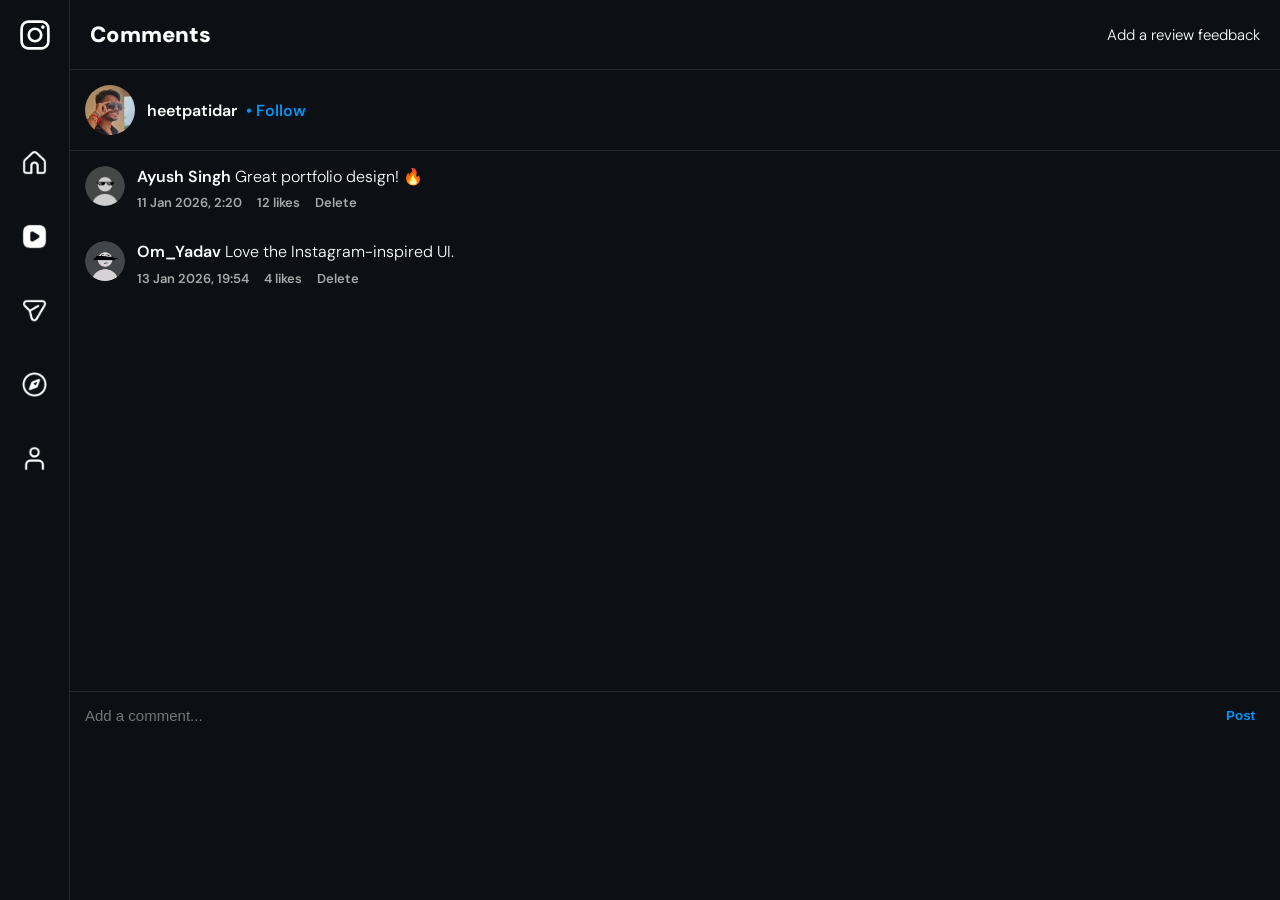
<file: addnew/index.html>
<!DOCTYPE html>
<html lang="en">

<head>
  <meta charset="UTF-8">
  <title>Instagram Profile Clone</title>
  <meta name="viewport" content="width=device-width, initial-scale=1.0">
  <link rel="stylesheet" href="style.css">
  <link
    href="https://fonts.googleapis.com/css2?family=DM+Sans:ital,opsz,wght@0,9..40,100..1000;1,9..40,100..1000&family=Parkinsans:wght@300..800&display=swap"
    rel="stylesheet">
    <link rel="icon" href="../icons8-instagram-100.png" type="image/png">
</head>

<body>


  <div class="hamburger" id="hamburger">
    <img src="../static/Instagram_simple_icon.svg" alt="">
  </div>


  <div class="layout">

    <!-- SIDEBAR -->
    <aside class="icon-bar" id="sidebar">
      <div class="icon"><a href="/"><img src="../static/svgviewer-png-output (1).png" alt="404" srcset=""></a></div>
      <div class="icon"><a href="/projects/"><img src="../static/svgviewer-png-output (14).png" alt="404" srcset=""></a></div>
      <div class="icon"><a href="/skills/"><img src="../static/svgviewer-png-output (6).png" alt="" srcset=""></a></div>
      <div class="icon"><a href="/explore/"><img src="../static/svgviewer-png-output (3).png" alt="" srcset=""></a></div>
      <div class="icon hidethis"><a href="/addnew/"><img src="../static/svgviewer-png-output (4).png" alt=""></a></div>
      <div class="icon"><a href="/profile/"><img src="../static/svgviewer-png-output (5).png" alt=""></a></div>
    </aside>

    <!-- MAIN CONTENT -->
    <main class="profile-container">

      <div class="header">
        <h2>Comments</h2>
        <span> Add a review feedback</span>
      </div>
      <div class="comments-page">

        <!-- Header -->
        <div class="post-header">
          <img src="../static/VID_20250830_120910_627_exported_2000.jpg" alt="">
          <div class="user-info">
            <span class="username">heetpatidar</span>
            <span class="follow">• Follow</span>
          </div>

          <i class="fa-solid fa-ellipsis"></i>
        </div>

        <!-- Comments -->
        <div class="comments-container">

          <div class="comment">
            <img src="../static/pfps/873698396436075757.jpeg" alt="">

            <div class="comment-body">
              <p>
                <span class="username">Ayush Singh</span>
                <span class="review">Great portfolio design! 🔥</span>
              </p>

              <div class="comment-meta">
                <span>11 Jan 2026, 2:20</span>
                <span>12 likes</span>
                <span class="delete">Delete</span>
              </div>
            </div>

            <i class="fa-regular fa-heart"></i>
          </div>


          <div class="comment">
            <img src="../static/pfps/1055531231391791336.jpeg" alt="">

            <div class="comment-body">
              <p>
                <span class="username">Om_Yadav</span>
                <span class="review">Love the Instagram-inspired UI.</span>
              </p>

              <div class="comment-meta">
                <span>13 Jan 2026, 19:54</span>
                <span>4 likes</span>
                <span class="delete">Delete</span>
              </div>
            </div>

            <i class="fa-regular fa-heart"></i>
          </div>

        </div>

        <!-- Input -->
        <div class="comment-input">
          <input type="text" id="comment-text" placeholder="Add a comment..." />
          <button id="post-comment">Post</button>
        </div>

      </div>







    </main>
  </div>

  <script src="script.js"></script>
</body>

</html>
</file>
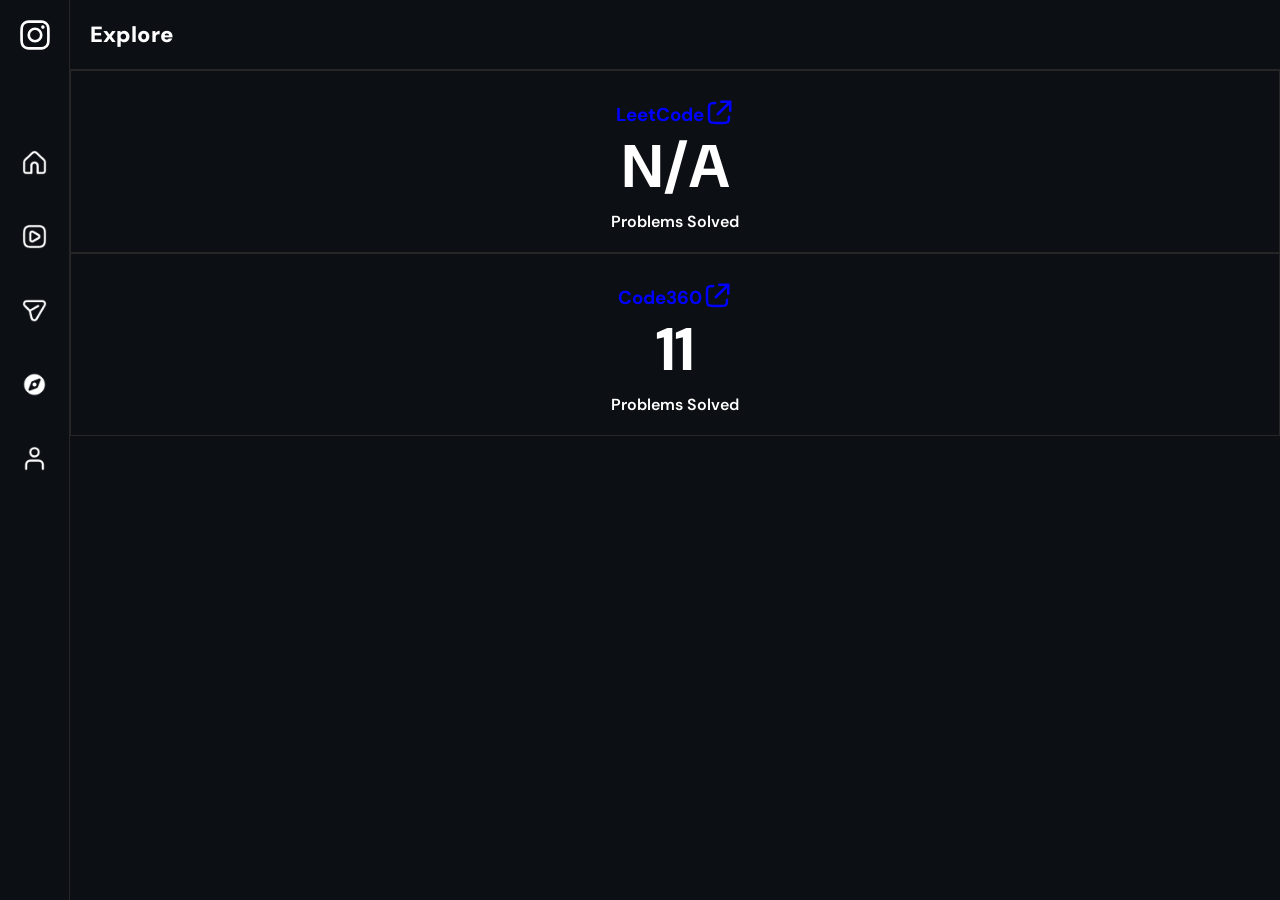
<file: explore/index.html>
<!DOCTYPE html>
<html lang="en">

<head>
    <meta charset="UTF-8">
    <title>Instagram Profile Clone</title>
    <meta name="viewport" content="width=device-width, initial-scale=1.0">
    <link rel="stylesheet" href="style.css">
    <link
        href="https://fonts.googleapis.com/css2?family=DM+Sans:ital,opsz,wght@0,9..40,100..1000;1,9..40,100..1000&family=Parkinsans:wght@300..800&display=swap"
        rel="stylesheet">
    <link rel="icon" href="../icons8-instagram-100.png" type="image/png">
</head>

<body>


    <div class="hamburger" id="hamburger">
        <img src="../static/Instagram_simple_icon.svg" alt="">
    </div>


    <div class="layout">

        <!-- SIDEBAR -->
        <aside class="icon-bar" id="sidebar">
            <div class="icon"><a href="/"><img src="../static/svgviewer-png-output (1).png" alt="404" srcset=""></a>
            </div>
            <div class="icon"><a href="/projects/"><img src="../static/svgviewer-png-output.png" alt="404"
                        srcset=""></a></div>
            <div class="icon"><a href="/skills/"><img src="../static/svgviewer-png-output (6).png" alt="" srcset=""></a>
            </div>
            <div class="icon"><a href="/explore/"><img src="../static/svgviewer-png-output (18).png" alt=""
                        srcset=""></a></div>
            <div class="icon hidethis"><a href="/addnew/"><img src="../static/svgviewer-png-output (4).png" alt=""></a>
            </div>
            <div class="icon"><a href="/profile/"><img src="../static/svgviewer-png-output (5).png" alt=""></a></div>
        </aside>

        <!-- MAIN CONTENT -->
        <main class="profile-container">

            <div class="header">
                <h2>Explore</h2>
                <!-- <span class="edit icon"><img src="../static/svgviewer-png-output (11).png" alt=""></span> -->
            </div>

            <div class="leetcode-card">
                <a href="https://leetcode.com/u/heetpat_69/"><h3>LeetCode<img src="../static/svgviewer-output (18).svg" alt=""></h3></a>

                <div class="leetcode-count" id="leetcode-solved">
                    Loading...
                </div>

                <p>Problems Solved</p>
            </div>

            <div class="leetcode-card">
                <a href="https://www.naukri.com/code360/profile/9cd71e17-a205-48a5-9cab-31b1de00b067"><h3>Code360<img src="../static/svgviewer-output (18).svg" alt=""></h3></a>

                <div class="leetcode-count" id="leetcode-solved">
                    11
                </div>

                <p>Problems Solved</p>
            </div>



        </main>
    </div>

    <script src="script.js"></script>
</body>

</html>
</file>
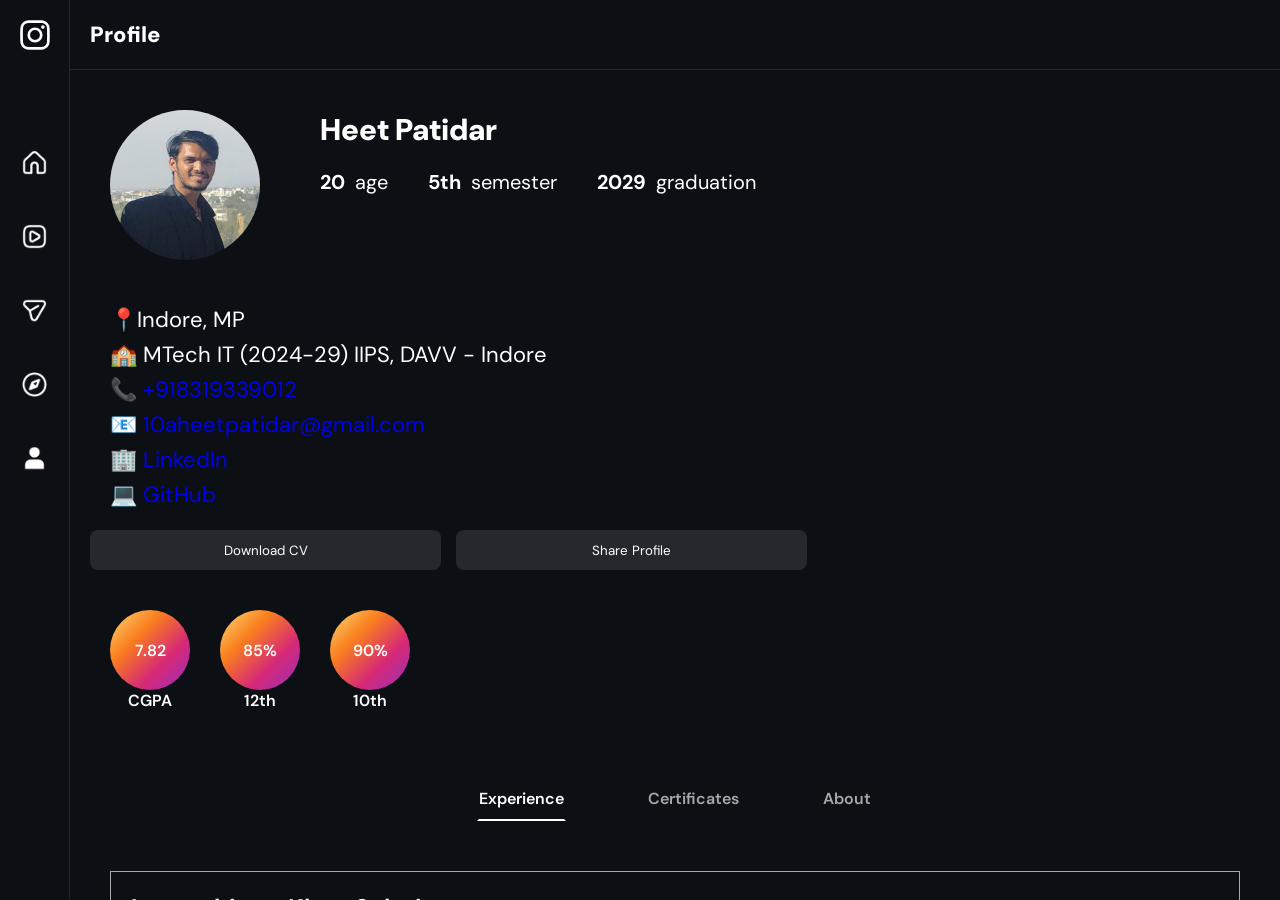
<file: profile/index.html>
<!DOCTYPE html>
<html lang="en">

<head>
  <meta charset="UTF-8">
  <title>Instagram Profile Clone</title>
  <meta name="viewport" content="width=device-width, initial-scale=1.0">
  <link rel="stylesheet" href="style.css">
  <link
    href="https://fonts.googleapis.com/css2?family=DM+Sans:ital,opsz,wght@0,9..40,100..1000;1,9..40,100..1000&family=Parkinsans:wght@300..800&display=swap"
    rel="stylesheet">
  <link rel="icon" href="../icons8-instagram-100.png" type="image/png">
</head>

<body>


  <div class="hamburger" id="hamburger">
    <img src="../static/Instagram_simple_icon.svg" alt="">
  </div>


  <div class="layout">

    <!-- SIDEBAR -->
    <aside class="icon-bar" id="sidebar">
      <div class="icon"><a href="/"><img src="../static/svgviewer-png-output (1).png" alt="404" srcset=""></a></div>
      <div class="icon"><a href="/projects/"><img src="../static/svgviewer-png-output.png" alt="404" srcset=""></a>
      </div>
      <div class="icon"><a href="/skills/"><img src="../static/svgviewer-png-output (6).png" alt="" srcset=""></a></div>
      <div class="icon"><a href="/explore/"><img src="../static/svgviewer-png-output (3).png" alt="" srcset=""></a>
      </div>
      <div class="icon hidethis"><a href="/addnew/"><img src="../static/svgviewer-png-output (4).png" alt=""></a></div>
      <div class="icon"><a href="/profile/"><img src="../static/svgviewer-png-output (9).png" alt=""></a></div>
    </aside>

    <!-- MAIN CONTENT -->
    <main class="profile-container">

      <div class="header">
        <h2>Profile</h2>
        <!-- <span class="edit icon"><img src="../static/svgviewer-png-output (11).png" alt=""></span> -->
      </div>

      <!-- PROFILE HEADER -->
      <section class="profile-header">
        <div class="profile_main">
          <div class="profile-pic">
            <img src="../static/Screenshot_20251101_102429_Photos~2.jpg">
          </div>

          <div class="profile-info">
            <div class="top-row">
              <h2>Heet Patidar</h2>
              <!-- <span class="verified">✔</span> -->
            </div>

            <div class="stats">
              <span><strong>20</strong> age</span>
              <span><strong>5th</strong> semester</span>
              <span><strong>2029</strong> graduation</span>
            </div>


          </div>
        </div>
        <div class="profile_sub">
          <div class="gapped_bio">
          </div>
          <div class="bio">
            <ul>
              <p>📍Indore, MP </p>
              <p>🏫 MTech IT (2024-29) IIPS, DAVV - Indore</p>
              <p>📞 <a href="#" id="phone"> +918319339012</a></p>
              <!-- <li> -->
              <p>📧 <a href="#" targat="_blank" id="email">10aheetpatidar@gmail.com</a></p>
              <!-- </li> -->
              <!-- <li> -->
              <p>🏢 <a href="https://www.linkedin.com/in/heet-patidar-775a22266/" target="_blank">LinkedIn</a></p>
              <!-- </li> -->
              <!-- <li> -->
              <p>💻 <a href="https://github.com/heetpats220" target="_blank">GitHub</a></p>
              <!-- </li> -->


            </ul>
          </div>
        </div>
        <div class="profile-buttons">
          <button id="cv_btn">Download CV</button>
          <button id="share_pro">Share Profile</button>
        </div>

      </section>

      <!-- HIGHLIGHTS -->
      <section class="highlights">

        <div class="highlight">
          <div class="circle">7.82</div>
          
          <p>CGPA</p>
        </div>
        <div class="highlight">
          <div class="circle">85%</div>
          
          <p>12th</p>
        </div>
        <div class="highlight">
          
           <div class="circle">90%</div>
          <p>10th</p>
        </div>

      </section>

      <!-- TABS -->
      <section class="tabs">
        <div class="tab active" data-tab="experience">Experience</div>
        <div class="tab" data-tab="certificate">Certificates</div>
        <div class="tab" data-tab="about">About</div>
      </section>

      <!-- POSTS GRID -->
      <section class="posts">
        <div id="experience" class="tab-content active">
          <div class="exp">
            <h2>Internship at Klynt Solutions</h2>
            <p>Nov 2025 - Dec 2025</p>
            <p>I got to learn about web development tools and best practices as well the importance of writing a
              scalable code </p>
          </div>
        </div>
        <div id="certificate" class="tab-content">
          <div class="certi">
            <div class="certificate">
              <div class="c">
                <a href="../static/Klynt-Solutions-Internship-Certificate (1).pdf"><img src="../static/Screenshot (128).png" alt=""></a>
                <p>Internship at Klynt Solutions</p>
              </div>
              <div class="c">
                <a href="../static/0bb9ea2e-42fd-45aa-95e2-6d32de473687.pdf"><img src="../static/0bb9ea2e-42fd-45aa-95e2-6d32de473687.png" alt=""></a>
                <p>Technical event at IIT Indore</p>
              </div>
            </div>
            <div class="certificate">
              <div class="c">
                <a href="../static/Heet_Patidar_5679392.pdf"><img src="../static/Heet_Patidar_5679392_page-0001.jpg" alt="404"></a>
                <p>TCS ION Career Edge - Young Professional</p>
              </div>
              <div class="c">
                <a href="../static/ibm chatbot.pdf"><img src="../static/ibm chatbot_page-0001.jpg" alt=""></a>
                <p>IBM SkillsBuild Chatbot</p>
              </div>
            </div>
            
          </div>
        </div>
        <div id="about" class="tab-content">
          <div class="abt">
            <h2><em>Hello World,</em></h2>
            <p>I am Heet Patidar, a second-year student at IIPS DAVV, Indore, currently pursuing a 5-year integrated
              M.Tech in Information Technology (2024-2029 batch)</p>

            <p>I am passionate about technology and continuously working to grow as a software engineer. My core
              interests lie in web development, Python programming, and SQL databases, where I enjoy building solutions
              and improving my technical skills.</p>

            <p>I consider myself a growth-oriented and responsible individual, always striving to learn, adapt, and
              deliver high-quality results. I value teamwork and collaboration, and I am committed to contributing
              effectively in any environment I work in.</p>

            <p>I am driven by curiosity and a strong desire to improve every day, both technically and professionally.
            </p>

          </div>
        </div>

      </section>

      <!-- profile_main and profile_sub me problem he, dono ko display:none krne se body aur html full cover kar lenge -->




    </main>
  </div>

  <script src="script.js"></script>
</body>

</html>
</file>
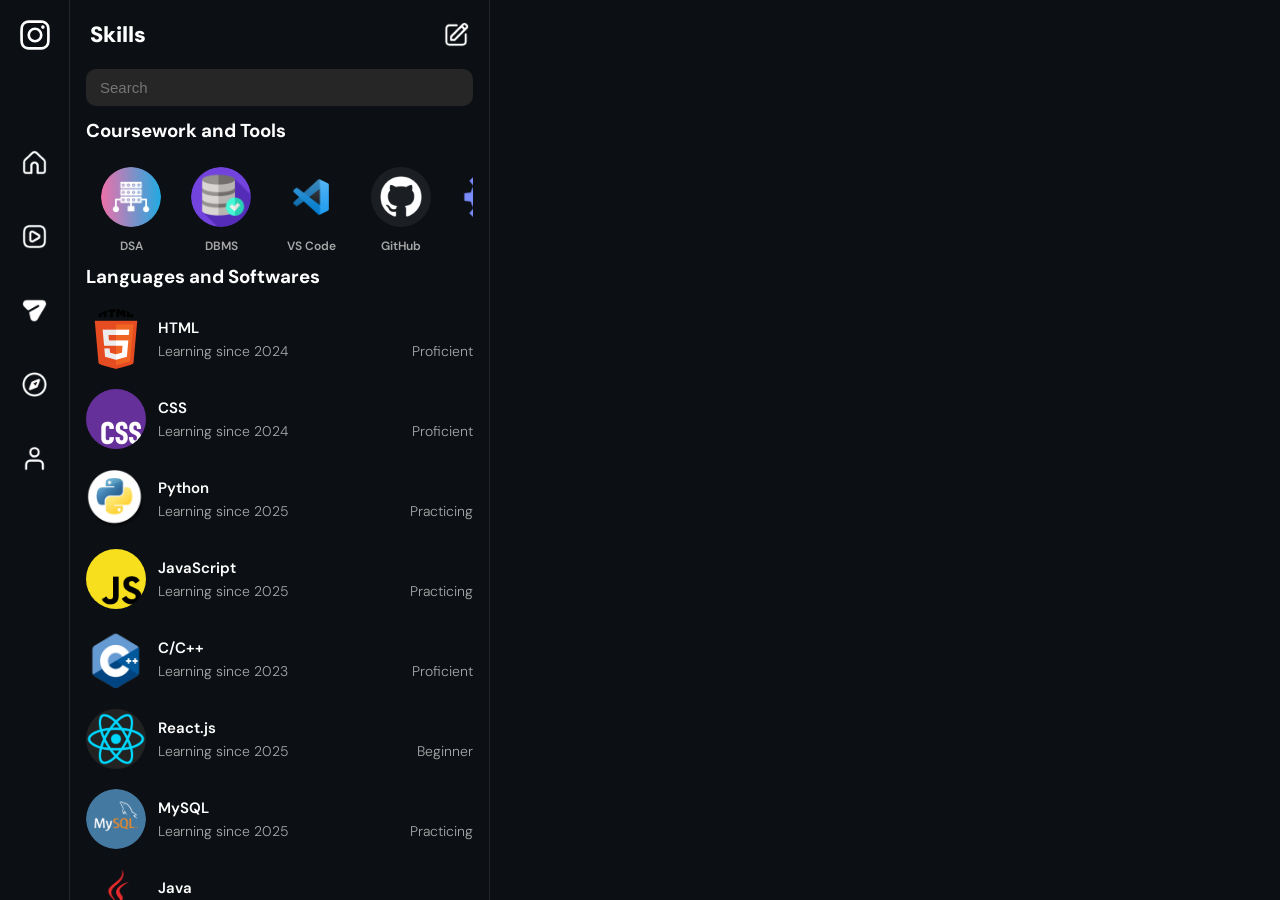
<file: skills/index.html>
<!DOCTYPE html>
<html lang="en">

<head>
    <meta charset="UTF-8">
    <meta name="viewport" content="width=device-width, initial-scale=1.0">
    <title>Instagram Messages Layout</title>
    <link rel="stylesheet" href="style.css">
    <link
        href="https://fonts.googleapis.com/css2?family=DM+Sans:ital,opsz,wght@0,9..40,100..1000;1,9..40,100..1000&family=Parkinsans:wght@300..800&display=swap"
        rel="stylesheet">
        <link rel="icon" href="../icons8-instagram-100.png" type="image/png">
</head>

<body>

    <!-- Hamburger (mobile) -->
    <div class="hamburger" id="hamburger">
        <img src="../static/Instagram_simple_icon.svg" alt="">
    </div>

    <div class="dm-layout">

        <!-- LEFT SIDEBAR -->
        <aside class="icon-bar" id="sidebar">
            <div class="icon"><a href="/"><img src="../static/svgviewer-png-output (1).png" alt="404" srcset=""></a></div>
      <div class="icon"><a href="/projects/"><img src="../static/svgviewer-png-output.png" alt="404" srcset=""></a></div>
      <div class="icon"><a href="/skills/"><img src="../static/svgviewer-png-output (2).png" alt="" srcset=""></a></div>
      <div class="icon"><a href="/explore/"><img src="../static/svgviewer-png-output (3).png" alt="" srcset=""></a></div>
      <div class="icon hidethis"><a href="/addnew/"><img src="../static/svgviewer-png-output (4).png" alt=""></a></div>
      <div class="icon"><a href="/profile/"><img src="../static/svgviewer-png-output (5).png" alt=""></a></div>
        </aside>

        <!-- MESSAGES PANEL -->
        <main class="messages-panel">

            <!-- HEADER -->
            <div class="header">
                <h2>Skills</h2>
                <span class="edit icon"><img src="../static/svgviewer-png-output (8).png" alt=""></span>
            </div>

            <!-- SEARCH -->
            <div class="search-box">
                <input type="text" placeholder="Search">
            </div>

            <!-- NOTES -->
            <div class="notes-row" id="notesRow">
                <h3>Coursework and Tools</h3>
                <div class="notes">
                    <div class="note"><img src="../static/data-structure.png">
                        <p>DSA</p>
                    </div>
                    <div class="note"><img src="../static/database.png">
                        <p>DBMS</p>
                    </div>
                    <div class="note"><img src="../static/62a7906ce42d729d928b1757.png">
                        <p>VS Code</p>
                    </div>
                    <div class="note"><img src="../static/sllmnhx-github-6980894_1280.png">
                        <p>GitHub</p>
                    </div>
                    <div class="note"><img src="../static/operating-system.png">
                        <p>OS</p>
                    </div>

                    <div class="note"><img src="../static/Microsoft_Office_Excel_(2019–2025).svg">
                        <p>Excel</p>
                    </div>
                    <div class="note"><img src="../static/icons8-ai-stars-100.png">
                        <p>AI Tools</p>
                    </div>
                    <!-- <div class="note"><img src="https://via.placeholder.com/60">
                        <p>Tool</p>
                    </div>
                    <div class="note"><img src="https://via.placeholder.com/60">
                        <p>Tool</p>
                    </div> -->
                </div>
            </div>

            <!-- TITLE -->
            <div class="msg-title">
                <h3>Languages and Softwares</h3>
                <!-- <span>Requests</span> -->
            </div>

            <!-- CHAT LIST -->
            <div class="chat-list" id="chatList">

                <div class="chat">
                    <img src="../static/HTML5_logo_and_wordmark.svg.png">
                    <div class="info">
                        <h4>HTML</h4>
                        <div class="sub-info">
                            <p>Learning since 2024</p>
                            <p>Proficient</p>

                        </div>
                    </div>
                </div>

                <div class="chat">
                    <img src="../static/Official_CSS_Logo.svg.png">
                    <div class="info">
                        <h4>CSS</h4>
                        <div class="sub-info">
                            <p>Learning since 2024</p>
                            <p>Proficient</p>
                        </div>
                    </div>
                </div>

                <div class="chat">
                    <img src="../static/3c8f701e0f33d9c51bdfcb8a7c98c8ac.png">
                    <div class="info">
                        <h4>Python</h4>
                        <div class="sub-info">
                            <p>Learning since 2025</p>
                            <p>Practicing</p>
                        </div>
                    </div>
                </div>

                <div class="chat">
                    <img src="../static/copyrightfreepictures-javascript-736400_1280.png">
                    <div class="info">
                        <h4>JavaScript</h4>
                        <div class="sub-info">
                            <p>Learning since 2025</p>
                            <p>Practicing</p>

                        </div>
                    </div>
                </div>
                <div class="chat">
                    <img src="../static/c-logo-icon-28389.png">
                    <div class="info">
                        <h4>C/C++</h4>
                        <div class="sub-info">
                            <p>Learning since 2023</p>
                            <p>Proficient</p>

                        </div>
                    </div>
                </div>

                
                <div class="chat">
                    <img src="../static/react-1-logo-png-transparent.png">
                    <div class="info">
                        <h4>React.js</h4>
                        <div class="sub-info">
                            <p>Learning since 2025</p>
                            <p>Beginner</p>

                        </div>
                    </div>
                </div>
                <div class="chat">
                    <img src="../static/pngimg.com - mysql_PNG9.png">
                    <div class="info">
                        <h4>MySQL</h4>
                        <div class="sub-info">
                            <p>Learning since 2025</p>
                            <p>Practicing</p>
                            
                        </div>
                    </div>
                </div>
                <div class="chat">
                    <img src="../static/Java.png">
                    <div class="info">
                        <h4>Java</h4>
                        <div class="sub-info">
                            <p>Learning since 2026</p>
                            <p>Beginner</p>
                            
                        </div>
                    </div>
                </div>
               
                
            </div>
            <!-- <div class="chat">
                <img src="static/ISO_C++_Logo.svg.png">
                <div class="info">
                    <h4>C/C++</h4>
                    <div class="sub-info">
                        <p>Started 1.5 years ago</p>
                        <p>Proficient</p>
    
                    </div>
                </div>
            </div> -->
            
        </main>
    </div>

    <script src="script.js"></script>
</body>

</html>
</file>
<file: addnew/style.css>
:root {
  --bg: rgb(12, 15, 20);
  --text: #fff;
  --subtext: #a8a8a8;
  --border: 1px solid #262626;
  --hover: #1a1a1a;
}

* {
  margin: 0;
  padding: 0;
  box-sizing: border-box;
  -webkit-tap-highlight-color: transparent;
}

body {
  background: var(--bg);
  color: var(--text);
  height: 100vh;
  overflow: hidden;
  font-family: "DM Sans", sans-serif;
  font-optical-sizing: auto;
  font-weight: 600;
  font-style: normal;
  overflow-y: scroll;
}

/* LAYOUT */
.layout {
  display: flex;
  height: 100vh;
}

.hamburger {
  position: fixed;
  top: 20px;
  left: 20px;

}

.hamburger img {
  width: 30px;
  filter: invert(1);
}

/* SIDEBAR */
.icon-bar {
  width: 70px;
  border-right: var(--border);
  display: flex;
  flex-direction: column;
  align-items: center;
  padding-top: 150px;
  gap: 50px;
}

.icon {
  font-size: 22px;
  cursor: pointer;
  filter: invert(1);
  background-color: rgb(243, 240, 235);
  /* width: 40px;
  height: 40px; */
  display: flex;
  align-items: center;
  justify-content: center;
  border-radius: 30%;
  transition: all 0.1s ease-in;
}
/* 
.icon:hover {
  /* background-color: var(--subtext); */
  /* filter:invert(1); 
} */

.icon img {
  width: 25px;
  /* filter:invert(1); */
  height:25px;
}
.icon a{
  display:flex;
  height:24px;
}

.header {
  display: flex;
  justify-content: space-between;
  align-items: center;
  padding: 20px;
  border-bottom: var(--border);
}
.header span{
  font-size:15px;
  font-weight:300;
}
.header h2 {
  font-size: 22px;
  font-weight: 1000;
}

.nav-item {
  font-size: 22px;
  cursor: pointer;
}

/* PROFILE */
.profile-container {
  flex: 1;
  /* overflow-y:scroll; */
  /* padding: 40px 60px; */
} 

/* HEADER */
.profile-header {
  display: flex;
  flex-direction: column;
  border:var(--border);
  /* height:80%; */
  /* zoom:0.5; */
  justify-content:space-between
}

.comments-page{
    /* max-width:600px; */
    margin:auto;
    min-height:100vh;
    /* background:#000; */
}

.post-header{
    display:flex;
    align-items:center;
    justify-content:space-between;
    padding:15px;
    border-bottom:1px solid #262626;
}

.post-header img{
    width:50px;
    height:50px;
    border-radius:50%;
    object-fit:cover;
}

.user-info{
    flex:1;
    margin-left:12px;
}

.username{
    font-weight:600;
}

.follow{
    color:#0095f6;
    margin-left:5px;
}
.follow:hover{
  cursor:pointer;
}
.following{
    color:#ffffff;
    margin-left:5px;
}
.following:hover{
  cursor:pointer;
}

.comments-container{
    height:60vh;
    overflow-y:auto;
}

.comment{
    display:flex;
    gap:12px;
    padding:15px;
}

.comment img{
    width:40px;
    height:40px;
    border-radius:50%;
    object-fit:cover;
}

.comment-body{
    flex:1;
}

.comment-body p{
    line-height:1.4;
}

.comment-meta{
    display:flex;
    gap:15px;
    margin-top:6px;
    color:#a8a8a8;
    font-size:13px;
}

.comment i{
    color:#e5e5e5;
    cursor:pointer;
}

.comment-input{
    position:sticky;
    bottom:47px;
    display:flex;
    align-items:center;
    gap:10px;
    padding:15px;
    border-top:1px solid #262626;
    /* background:#000; */
    background: var(--bg);
}

.comment-input input{
    flex:1;
    background:transparent;
    border:none;
    outline:none;
    color:white;
    font-size:15px;
}

.comment-input button{
    background:none;
    border:none;
    color:#0095f6;
    font-weight:600;
    cursor:pointer;
    margin-right:10px;
}

.review{
  font-weight:300;
}
.delete{
  cursor:pointer
}

.profile-container::-webkit-scrollbar {
  background-color: transparent;
  transition: all 0.3s ease-in;
}

.profile-container::-webkit-scrollbar-thumb {
  background-color: #a8a8a82b;
  border-radius: 10px;
  width: 5px;
}

.profile-container::-webkit-scrollbar:hover {
  background-color: var(--hover);
}
.comments-container::-webkit-scrollbar {
  background-color: transparent;
  transition: all 0.3s ease-in;
}

.comments-container::-webkit-scrollbar-thumb:hover {
  background-color: #a8a8a82b;
  border-radius: 10px;
  width: 5px;
}
.comments-container::-webkit-scrollbar-thumb {
  background-color: transparent;
  border-radius: 10px;
  width: 5px;
}

.comments-container::-webkit-scrollbar:hover {
  background-color: var(--hover);
}

.hidethis{
    display:none;
}






@media (max-width: 768px) {

      .layout_main{
        width:100%;
    }

 

    /* .stories{
        width:300px;
    } */

    .icon-bar {
        bottom: 0px;
        position: fixed;
        /* left: 0px; */
        /* top: 0; */
        height: 48px;
        background: var(--bg);
        border-top: var(--border);
        transition: 0.3s;
        z-index: 999;
        width: 100%;
        /* display: flex; */
        flex-direction: row;
        justify-content: space-evenly;
        padding-bottom: 20px;
        padding-top: 20px;
        gap: 20px;
    }

    .icon-bar.open {
        left: 0;
    }



    .icon:hover {
        background-color: none;
    }



    .icon img {
        width: 24px;
        /* filter:invert(1); */
        height:24px;
    }

  .hamburger {
    display: none;
  }

  .comments-container{
    height:calc(100vh - 140px);
    overflow-y:auto;
}

  .icon-bar {
    bottom: 0px;
    position: fixed;
    /* left: 0px; */
    /* top: 0; */
    height: 48px;
    background: var(--bg);
    border-top: var(--border);
    transition: 0.3s;
    z-index: 999;
    width: 100%;
    /* display: flex; */
    flex-direction: row;
    justify-content: space-evenly;
    padding-bottom: 20px;
    padding-top: 20px;
    gap: 20px;
  }

  .icon-bar.open {
    left: 0;
  }

  .messages-panel {
    width: 100%;
  }

  .icon:hover {
    background-color: none;
  }

  .profile-container {
  flex: 1;
  overflow:none;
  /* padding: 40px 60px; */
}

}
@media(min-width: 768px) {
  .profile-container{
    overflow-y:scroll;
  }
  body{
    overflow-y: none;
  }
}
@media (max-width: 768px) {


}
</file>
<file: explore/style.css>
:root {
  --bg: rgb(12, 15, 20);
  --text: #fff;
  --subtext: #a8a8a8;
  --border: 1px solid #262626;
  --hover: #1a1a1a;
}

* {
  margin: 0;
  padding: 0;
  box-sizing: border-box;
  -webkit-tap-highlight-color: transparent;
}

body {
  background: var(--bg);
  color: var(--text);
  height: 100vh;
  overflow: hidden;
  font-family: "DM Sans", sans-serif;
  font-optical-sizing: auto;
  font-weight: 600;
  font-style: normal;
  overflow-y: scroll;
}

/* LAYOUT */
.layout {
  display: flex;
  height: 100vh;
}

.hamburger {
  position: fixed;
  top: 20px;
  left: 20px;

}

.hamburger img {
  width: 30px;
  filter: invert(1);
}

/* SIDEBAR */
.icon-bar {
  width: 70px;
  border-right: var(--border);
  display: flex;
  flex-direction: column;
  align-items: center;
  padding-top: 150px;
  gap: 50px;
}

.icon {
  font-size: 22px;
  cursor: pointer;
  filter: invert(1);
  background-color: rgb(243, 240, 235);
  /* width: 40px;
  height: 40px; */
  display: flex;
  align-items: center;
  justify-content: center;
  border-radius: 30%;
  transition: all 0.1s ease-in;
}
/* 
.icon:hover {
  /* background-color: var(--subtext); */
  /* filter:invert(1); 
} */

.icon img {
  width: 25px;
  /* filter:invert(1); */
  height:25px;
}
.icon a{
  display:flex;
  height:24px;
}

.header {
  display: flex;
  justify-content: space-between;
  align-items: center;
  padding: 20px;
  border-bottom: var(--border);
}

.header h2 {
  font-size: 22px;
  font-weight: 1000;
}

.edit {
  font-size: 20px;
  cursor: pointer;
}
.edit img{
  filter:invert(1);
}

.nav-item {
  font-size: 22px;
  cursor: pointer;
}


/* PROFILE */
.profile-container {
  flex: 1;
  /* overflow-y:scroll; */
  /* padding: 40px 60px; */
} 

/* HEADER */
.profile-header {
  display: flex;
  flex-direction: column;
  /* zoom:0.5; */
}

.profile_main {
  display: flex;
  gap: 60px;
  /* margin: 0px 0px 40px 40px; */
  margin: 40px;
}

.hidethis{
    display:none;
}

.leetcode-card {
    padding: 20px;
    /* border-radius: 12px; */
    text-align: center;
    border:var(--border);
}

.leetcode-count {
    font-size: 60px;
    font-weight: bold;
}
.leetcode-card img{
  position:relative;
  bottom:-7px;
}

.leetcode-card p {
    margin-top: 5px;
}
.profile-container::-webkit-scrollbar {
  background-color: transparent;
  transition: all 0.3s ease-in;
}

.profile-container::-webkit-scrollbar-thumb {
  background-color: #a8a8a82b;
  border-radius: 10px;
  width: 5px;
}

.profile-container::-webkit-scrollbar:hover {
  background-color: var(--hover);
}

a{
  color:blue;
  text-decoration: none;
}



@media (max-width: 768px) {

  .hamburger {
    display: none;
  }

  .icon-bar {
    bottom: 0px;
    position: fixed;
    /* left: 0px; */
    /* top: 0; */
    height: 48px;
    background: var(--bg);
    border-top: var(--border);
    transition: 0.3s;
    z-index: 999;
    width: 100%;
    /* display: flex; */
    flex-direction: row;
    justify-content: space-evenly;
    padding-bottom: 20px;
    padding-top: 20px;
    gap: 20px;
  }

  .icon-bar.open {
    left: 0;
  }

  .messages-panel {
    width: 100%;
  }

  .icon:hover {
    background-color: none;
  }

  .profile-container {
  flex: 1;
  overflow:none;
  /* padding: 40px 60px; */
}
.profile-buttons button{
  font-size: 28px;
  height: 60px;
  border-radius: 11px;
  font-weight: 600;
  width:80%;
}
.profile_main {
    display: flex;
    gap: 40px;
    margin: 40px;
    margin-left: 25px;
    margin-top: 50px;
    margin-bottom:30px;
}
 .profile-pic img {
    width: 150px;
    height: 150px;
    border-radius: 50%;
}
.top-row h2 {
    font-size: 40px;
    font-weight: 600;
    margin:10px 0px;
}
.icon img {
  width: 24px;
  /* filter:invert(1); */
  height:24px;
}
.posts, .highlights, .profile-header, .tabs{
  zoom:0.5;
  font-size:24px;
}
.bio{
  font-size:30px;
}
.bio p{
  height:50px;
}
.stats span{
  font-size: 24px;
}
.highlight{
  font-size:24px;
}
.highlight img{
  width:120px;
  height:120px;
}
.abt{
  font-size:22px;
}
}
@media(min-width: 768px) {
  .profile-container{
    overflow-y:scroll;
  }
  body{
    overflow-y: none;
  }
}
/* test */
</file>
<file: profile/style.css>
:root {
  --bg: rgb(12, 15, 20);
  --text: #fff;
  --subtext: #a8a8a8;
  --border: 1px solid #262626;
  --hover: #1a1a1a;
}

* {
  margin: 0;
  padding: 0;
  box-sizing: border-box;
  -webkit-tap-highlight-color: transparent;
}

body {
  background: var(--bg);
  color: var(--text);
  height: 100vh;
  overflow: hidden;
  font-family: "DM Sans", sans-serif;
  font-optical-sizing: auto;
  font-weight: 600;
  font-style: normal;
  overflow-y: scroll;
}

/* LAYOUT */
.layout {
  display: flex;
  height: 100vh;
}

.hamburger {
  position: fixed;
  top: 20px;
  left: 20px;

}

.hamburger img {
  width: 30px;
  filter: invert(1);
}

/* SIDEBAR */
.icon-bar {
  width: 70px;
  border-right: var(--border);
  display: flex;
  flex-direction: column;
  align-items: center;
  padding-top: 150px;
  gap: 50px;
}

.icon {
  font-size: 22px;
  cursor: pointer;
  filter: invert(1);
  background-color: rgb(243, 240, 235);
  /* width: 40px;
  height: 40px; */
  display: flex;
  align-items: center;
  justify-content: center;
  border-radius: 30%;
  transition: all 0.1s ease-in;
}
/* 
.icon:hover {
  /* background-color: var(--subtext); */
  /* filter:invert(1); 
} */

.icon img {
  width: 25px;
  /* filter:invert(1); */
  height:25px;
}
.icon a{
  display:flex;
  height:24px;
}

.header {
  display: flex;
  justify-content: space-between;
  align-items: center;
  padding: 20px;
  border-bottom: var(--border);
}

.header h2 {
  font-size: 22px;
  font-weight: 1000;
}

.edit {
  font-size: 20px;
  cursor: pointer;
}
.edit img{
  filter:invert(1);
}

.nav-item {
  font-size: 22px;
  cursor: pointer;
}

.profile-icon img {
  border-radius: 50%;
}

/* PROFILE */
.profile-container {
  flex: 1;
  /* overflow-y:scroll; */
  /* padding: 40px 60px; */
} 

/* HEADER */
.profile-header {
  display: flex;
  flex-direction: column;
  /* zoom:0.5; */
}

.profile_main {
  display: flex;
  gap: 60px;
  /* margin: 0px 0px 40px 40px; */
  margin: 40px;
}

.profile-pic img {
  width: 150px;
  height: 150px;
  border-radius: 50%;
}

.buttons_panel {
  /* margin-top: 20px; */
  display: flex;
  gap: 15px;
  gap: 60px;
  margin: 0px 20px 40px 40px;
}

.profile-info {
  flex: 1;
}

.top-row {
  display: flex;
  align-items: center;
  gap: 10px;
}

.top-row h2 {
  font-size: 30px;
  font-weight: 900;
}

.verified {
  color: #3897f0;
}

.stats {
  display: flex;
  gap: 40px;
  margin: 20px 0;
}

.stats span {
  font-size: 20px;
  font-weight:400;
}

.bio p {
  margin-bottom: 5px;
  /* padding:5px 0px; */
  height: 30px;
}

.bio p a {
  color: #0000EE;
  text-decoration:none;
  /* text-underline-position: below; */
  transition: all 0.1s ease-in-out;
}

.bio {
  flex: 1;
  margin: 0px 40px 20px 40px;
  font-size: 22px;
  font-weight: 400;
}

.profile-buttons {
  /* margin-top: 20px; */
  display: flex;
  gap: 15px;
  /* margin: 0px 40px 40px 40px; */
  margin: 0px 20px 40px 20px;
  /* justify-content: center; */
}
.profile-buttons button {
  font-family: inherit;
  background-color: rgb(37, 40, 45);
  border: none;
  padding: 8px 16px;
  border-radius: 8px;
  color: white;
  cursor: pointer;
  width: 30%;
  height: 40px;
  transition: all 0.1s ease-in;
}

.profile-buttons button:hover {
  background-color: rgb(67, 70, 77);
}
strong {
    margin-right: 5px;
}

/* HIGHLIGHTS */
.highlights {
  display: flex;
  gap: 30px;
  margin: 0px 0px 40px 40px;
  /* border-bottom: var(--border); */
  /* zoom:0.5; */
}

.highlight {
  text-align: center;
  margin-bottom: 20px;
}
/* .highlight:active {
  /* background-color: var(--hover); 
} */

.highlight:active {
  transform: scale(0.4);
  transition: all 1s;
}
.highlight:hover{
  transform:scale(1.10);
  transition:all 0.2s ease-in-out;
  cursor:pointer;
}


.circle {
    width: 80px;
    height: 80px;
    display: flex;
    justify-content: center;
    align-items: center;
    background: linear-gradient(135deg, #feda75, #fa7e1e, #d62976, #962fbf);
    /* color: black; */
    /* border: 3px solid white; */
    border-radius: 50%;
}


/* TABS */
.tabs {
  display: flex;
  justify-content: center;
  gap: 80px;
  border-top: 1px solid var(--border);
  padding-top: 15px;
  /* zoom:0.5; */
}

.tab {
  cursor: pointer;
  padding-bottom: 10px;
  color: var(--subtext);
  border: 2px solid transparent;
  transition: all 0.1s ease-in-out;
}

.tab.active {
  color: white;
  border-bottom: 2px solid white;
}
.tab:hover {
  color: white;
  /* border-top: 2px solid white; */
}

/* POSTS */
.posts {
  margin: 40px;
  display: flex;
  justify-content: start;
  height:100vh;
  /* overflow-y: scroll; */
  /* zoom:0.5; */
}

.empty {
  text-align: center;
}

.camera {
  font-size: 50px;
  margin-bottom: 15px;
}

.empty h2 {
  margin-bottom: 10px;
}
/* .foot{
  height:500px;
} */
 #experience{
  width:100%;
 }
.exp{
  display:flex;
  flex-direction: column;
  width:100%;
  border: 1px solid var(--subtext);
  padding:20px;
  justify-content: space-between;
  margin:10px 0px;
  gap:20px;

}
.tab-content{
  display:none;
}
.tab-content.active{
  display: block;

}
.abt{
  display:flex;
  gap:20px;
  flex-direction: column;
  font-size:20px;
  font-weight:500;
}
#about{
  height:660px;
}

.profile-container::-webkit-scrollbar {
  background-color: transparent;
  transition: all 0.3s ease-in;
}

.profile-container::-webkit-scrollbar-thumb {
  background-color: #a8a8a82b;
  border-radius: 10px;
  width: 5px;
}

.profile-container::-webkit-scrollbar:hover {
  background-color: var(--hover);
}
/* .certi{
  
} */
.certi img{
  width:100%;
}
.certificate{
  margin-bottom:30px;
  display:flex;
}
.c{
  margin: 5px;
    display: flex;
    flex-direction: column;
    justify-content: center;
    align-items: center;
    width:100%;
    gap:5px;
}
.certi img:hover{
  transform:scale(1.01);
  transition:all 0.2s ease-in-out;
}
.hidethis{
    display:none;
}



@media (max-width: 768px) {

  .hamburger {
    display: none;
  }

  .icon-bar {
    bottom: 0px;
    position: fixed;
    /* left: 0px; */
    /* top: 0; */
    height: 48px;
    background: var(--bg);
    border-top: var(--border);
    transition: 0.3s;
    z-index: 999;
    width: 100%;
    /* display: flex; */
    flex-direction: row;
    justify-content: space-evenly;
    padding-bottom: 20px;
    padding-top: 20px;
    gap: 20px;
  }

  .icon-bar.open {
    left: 0;
  }

  .messages-panel {
    width: 100%;
  }

  .icon:hover {
    background-color: none;
  }

  .profile-container {
  flex: 1;
  overflow:none;
  /* padding: 40px 60px; */
}
.profile-buttons button{
  font-size: 28px;
  height: 60px;
  border-radius: 11px;
  font-weight: 600;
  width:80%;
}
.profile_main {
    display: flex;
    gap: 40px;
    margin: 40px;
    margin-left: 25px;
    margin-top: 50px;
    margin-bottom:30px;
}
 .profile-pic img {
    width: 150px;
    height: 150px;
    border-radius: 50%;
}
.top-row h2 {
    font-size: 40px;
    font-weight: 600;
    margin:10px 0px;
}
.icon img {
  width: 24px;
  /* filter:invert(1); */
  height:24px;
}
.posts, .highlights, .profile-header, .tabs{
  zoom:0.5;
  font-size:24px;
}
.bio{
  font-size:30px;
}
.bio p{
  height:50px;
}
.stats span{
  font-size: 24px;
}
.highlight{
  font-size:24px;
}
.highlight img{
  width:120px;
  height:120px;
}
.circle{
  width:120px;
  height:120px;
}
.abt{
  font-size:22px;
}
.stats{
  width:38%;
}
}
@media(min-width: 768px) {
  .profile-container{
    overflow-y:scroll;
  }
  body{
    overflow-y: none;
  }
}
/* test */
</file>
<file: skills/style.css>
:root {
  --bg: rgb(12, 15, 20);
  --text: #fff;
  --subtext: #a8a8a8;
  --border: 1px solid #262626;
  --hover: #1a1a1a;
}

* {
  margin: 0;
  padding: 0;
  box-sizing: border-box;
  -webkit-tap-highlight-color: transparent;
  /* font-family: Arial, sans-serif; */

}

body {
  background: var(--bg);
  color: var(--text);
  height: 100vh;
  overflow: hidden;
  font-family: "DM Sans", sans-serif;
  font-optical-sizing: auto;
  font-weight: 600;
  font-style: normal
}

/* MAIN LAYOUT */
.dm-layout {
  display: flex;
  height: 100vh;
}

/* SIDEBAR */
.icon-bar {
  width: 70px;
  border-right: var(--border);
  display: flex;
  flex-direction: column;
  align-items: center;
  padding-top: 150px;
  gap: 50px;
}

.icon {
  font-size: 22px;
  cursor: pointer;
  filter: invert(1);
  background-color: rgb(243, 240, 235);
  /* width: 40px;
  height: 40px; */
  display: flex;
  align-items: center;
  justify-content: center;
  border-radius: 30%;
  transition: all 0.1s ease-in;
}

/* .icon:hover {
  background-color: var(--subtext);
  /* filter:invert(1); 
} */

.icon img {
  width: 25px;
  /* filter:invert(1); */
}
.icon a{
  height:24px;
}


/* PANEL */
.messages-panel {
  width: 420px;
  border-right: var(--border);
  display: flex;
  flex-direction: column;
}

/* HEADER */
.header {
  display: flex;
  justify-content: space-between;
  align-items: center;
  padding: 20px;
  /* padding-bottom: 5px; */
}

.header h2 {
  font-size: 22px;
  font-weight: 1000;
}

.edit {
  font-size: 20px;
  cursor: pointer;
}

/* SEARCH */
.search-box {
  padding: 0 16px 12px;
}

.search-box input {
  width: 100%;
  background: #262626;
  border: none;
  padding: 10px 14px;
  border-radius: 10px;
  color: white;
  font-size: 15px;
}

/* NOTES */
.notes-row {
  display: flex;
  flex-direction: column;
  gap: 14px;
  overflow-x: auto;
  padding: 0 16px;
  scrollbar-width: none;
  transition: all 1s ease-in-out;
}

.notes {
  display: flex;
  overflow-x: auto;
  gap: 0px;
  padding: 10px 0px;
}

/* .notes-row::-webkit-scrollbar-thumb {
  /* display: none; 
  background-color: red;
    background-color: var(--bg);
} */
.notes-row h3 {
  display: flex;
}

.note {
  min-width: 70px;
  text-align: center;
  /* padding: 10px 20px; */
  transition: all 0.1s ease-in;
  /* padding:0px 20px; */
  margin: 0px 10px;
}

.note:hover {
  background-color: var(--hover);
}

.note:active {
  transform: scale(0.6);
  transition: all 1s;
}

.note img {
  width: 60px;
  height: 60px;
  border-radius: 50%;
}

.note p {
  font-size: 12px;
  color: var(--subtext);
  margin-top: 6px;
}

/* TITLE */
.msg-title {
  display: flex;
  justify-content: space-between;
  padding: 0 16px 10px;
}

.msg-title span {
  color: var(--subtext);
}

/* CHATS */
.chat-list {
  overflow-y: auto;
  flex: 1;
  transition: all 0.3s ease-in;
  /* margin-bottom:50px; */
}

.notes::-webkit-scrollbar {
  background-color: transparent;
  transition: all 0.3s ease-in;
}

.notes::-webkit-scrollbar-thumb {
  background-color: #a8a8a82b;
  border-radius: 10px;
  width: 5px;
}

.notes::-webkit-scrollbar:hover {
  background-color: var(--hover);
}

.chat-list::-webkit-scrollbar {
  background-color: transparent;
  transition: all 0.3s ease-in;
}

.chat-list::-webkit-scrollbar-thumb {
  background-color: #a8a8a82b;
  border-radius: 10px;
  width: 5px;
}

.chat-list::-webkit-scrollbar:hover {
  background-color: var(--hover);
}

.chat {
  display: flex;
  align-items: center;
  gap: 12px;
  padding: 10px 16px;
  cursor: pointer;
  transition: all 0.1s ease-in-out;
}

.info {
  width: 100%;
}

.sub-info {
  display: flex;
  justify-content: space-between;
}

.chat:hover {
  background: var(--hover);
}

.chat:active {
  transform: scale(0.6);
  transition: all 1s;
}

.chat img {
  width: 60px;
  height: 60px;
  border-radius: 50%;
  /* background-color: var(--text); */
}

.chat h4 {
  font-size: 15px;
  font-weight: 600;
}

.chat p {
  font-size: 14px;
  color: var(--subtext);
  margin-top: 4px;
  font-weight: 300;
}

/* HAMBURGER */
.hamburger {
  position: fixed;
  top: 20px;
  left: 20px;

}

.hamburger img {
  width: 30px;
  filter: invert(1);
}

.chat{
    opacity: 0;
    transform: translateY(30px);
    transition: opacity .4s ease, transform .4s ease;
}

.chat.show{
    opacity: 1;
    transform: translateY(0);
}

.hidethis{
    display:none;
}


/* MOBILE */
@media (max-width: 768px) {

  .hamburger {
    display: none;
  }

  .icon-bar {
    bottom: 0px;
    position: fixed;
    /* left: 0px; */
    /* top: 0; */
    height: 48px;
    background: var(--bg);
    border-top: var(--border);
    transition: 0.3s;
    z-index: 999;
    width: 100%;
    /* display: flex; */
    flex-direction: row;
    justify-content: space-evenly;
    padding-bottom: 20px;
    padding-top: 20px;
    gap: 20px;
  }

  .icon-bar.open {
    left: 0;
  }

  .messages-panel {
    width: 100%;
  }
  /* .icon img {
  width: 45px;
  /* filter:invert(1); */

  .icon:hover {
    background-color: none;
  }
  .icon img {
  width: 24px;
  /* filter:invert(1); */
}
.chat-list{
  margin-bottom:90px;
}
}
</file>
